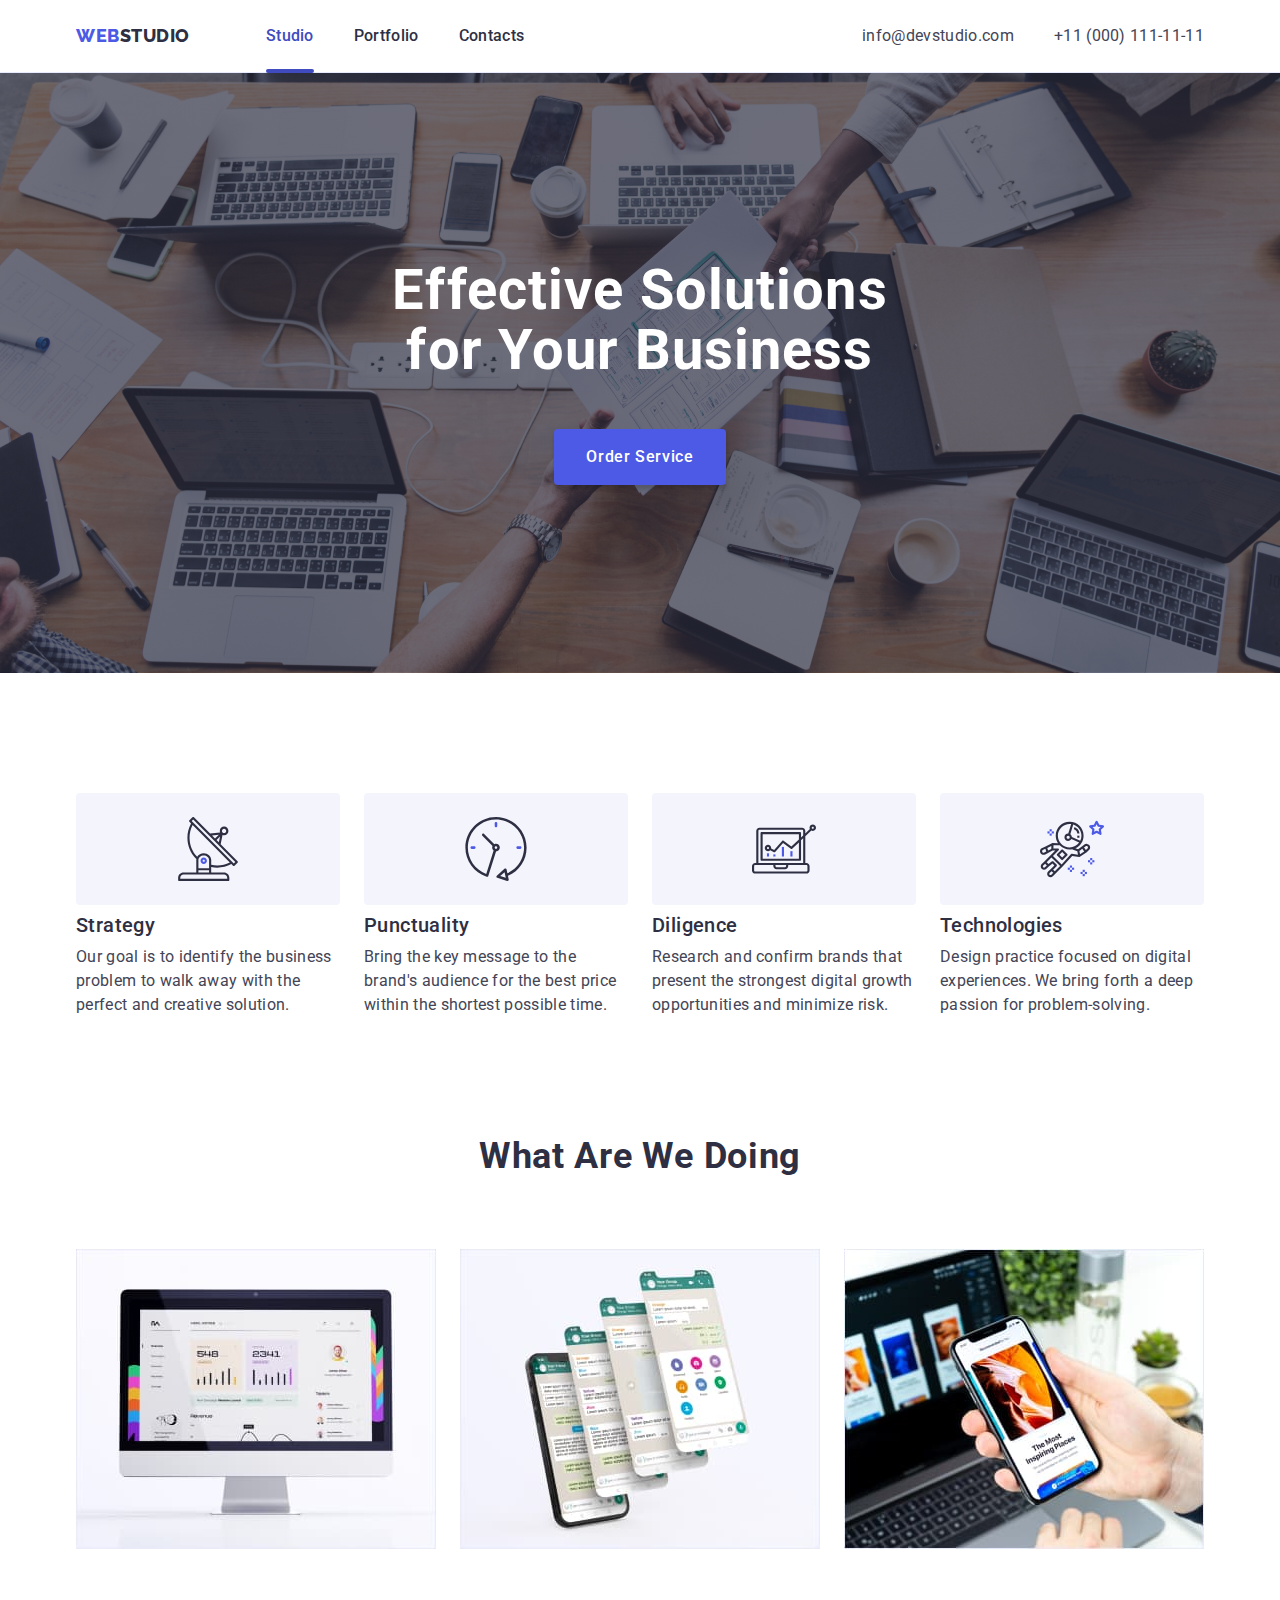
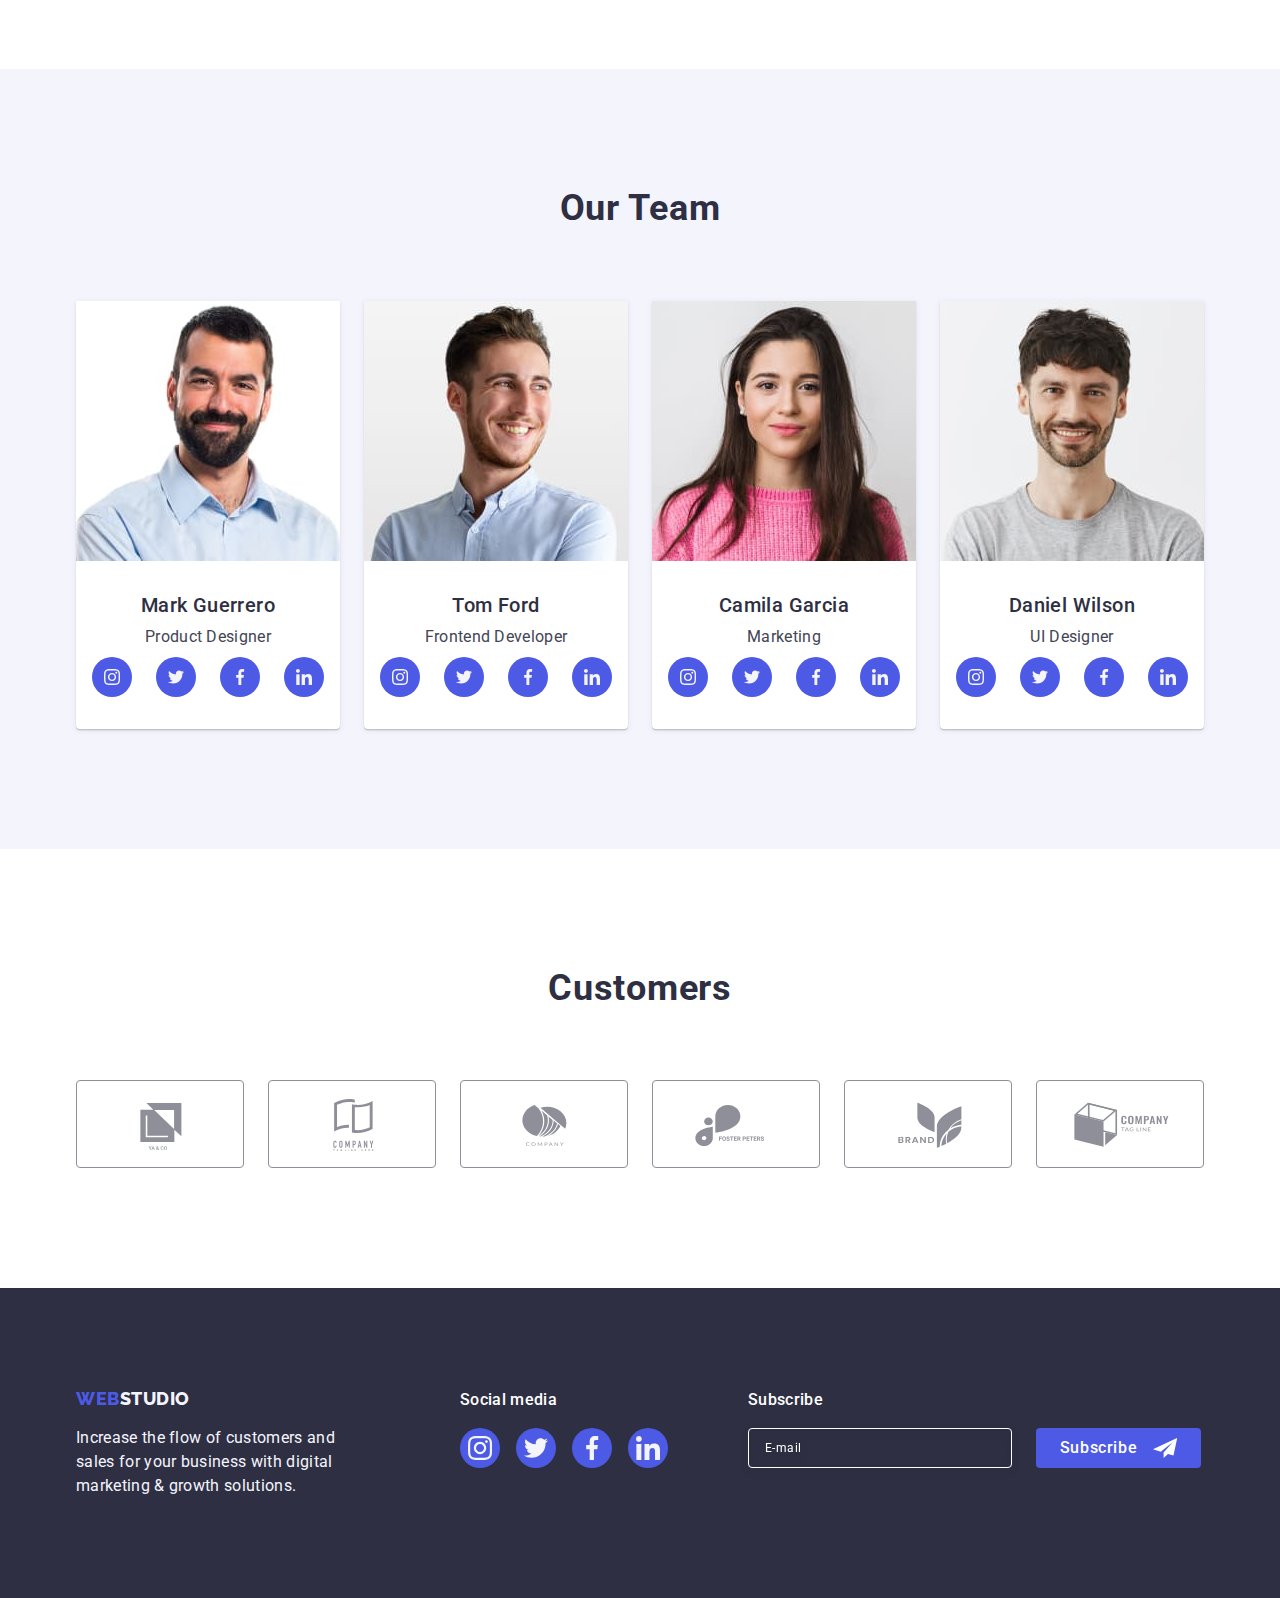
<file: index.html>
<!DOCTYPE html>
<html lang="en">
  <head>
    <meta charset="UTF-8" />
    <meta http-equiv="X-UA-Compatible" content="IE=edge" />
    <meta name="viewport" content="width=device-width, initial-scale=1.0" />
    <title>Document</title>
    <link
      rel="stylesheet"
      href="https://cdnjs.cloudflare.com/ajax/libs/modern-normalize/1.1.0/modern-normalize.min.css"
    />
    <link rel="stylesheet" href="./css/style.css" />
    <link rel="preconnect" href="https://fonts.googleapis.com" />
    <link rel="preconnect" href="https://fonts.gstatic.com" crossorigin />
    <link
      href="https://fonts.googleapis.com/css2?family=Raleway:wght@800&family=Roboto:wght@400;500;700;900&display=swap"
      rel="stylesheet"
    />
  </head>
  <body>
    <header class="page-header">
      <div class="container page-header-container">
        <nav class="menu-nav">
          <a class="logo link" href="./index.html"
            >Web<span class="logo-studio">Studio</span>
          </a>
          <ul class="nav-list list">
            <li class="nav-item">
              <a
                href="./index.html"
                class="nav-link link nav-link-container nav-link-decoration"
                >Studio</a
              >
            </li>
            <li class="nav-item">
              <a href="./portfolio.html" class="nav-link link">Portfolio</a>
            </li>
            <li class="nav-item">
              <a href="" class="nav-link link nav-link-container">Contacts</a>
            </li>
          </ul>
        </nav>
        <address class="top-contacts">
          <ul class="contact-list list">
            <li class="contact-item-post">
              <a href="mailto:info@devstudio.com" class="contact-link link"
                >info@devstudio.com</a
              >
            </li>

            <li class="contact-item-tel">
              <a href="tel:+110001111111" class="contact-link link"
                >+11 (000) 111-11-11</a
              >
            </li>
          </ul>
        </address>
      </div>
    </header>

    <main>
      <section class="main-haeder-block">
        <div class="container main-haeder-container">
          <h1 class="main-header">Effective Solutions for Your Business</h1>
          <button type="button" class="order-btn" data-modal-open>
            Order Service
          </button>
        </div>
      </section>
      <!--  -->
      <section class="page-features">
        <div class="container">
          <h2 class="feature-heading-hidden visually-hidden">features</h2>
          <ul class="features-list list page-features-container">
            <li class="features-item">
              <div class="features-img-container">
                <svg
                  class="features-img"
                  width="64"
                  height="64"
                  aria-label="features logotype"
                >
                  <use href="./images/icons.svg#icon-antenna"></use>
                </svg>
              </div>
              <h3 class="feature-heading">Strategy</h3>
              <p class="feature-description">
                Our goal is to identify the business problem to walk away with
                the perfect and creative solution.
              </p>
            </li>

            <li class="features-item">
              <div class="features-img-container">
                <svg
                  class="features-img"
                  width="64"
                  height="64"
                  aria-label="features logotype"
                >
                  <use href="./images/icons.svg#icon-clock"></use>
                </svg>
              </div>
              <h3 class="feature-heading">Punctuality</h3>
              <p class="feature-description">
                Bring the key message to the brand's audience for the best price
                within the shortest possible time.
              </p>
            </li>

            <li class="features-item">
              <div class="features-img-container">
                <svg
                  class="features-img"
                  width="64"
                  height="64"
                  aria-label="features logotype"
                >
                  <use href="./images/icons.svg#icon-diagram"></use>
                </svg>
              </div>
              <h3 class="feature-heading">Diligence</h3>
              <p class="feature-description">
                Research and confirm brands that present the strongest digital
                growth opportunities and minimize risk.
              </p>
            </li>

            <li class="features-item">
              <div class="features-img-container">
                <svg
                  class="features-img"
                  width="64"
                  height="64"
                  aria-label="features logotype"
                >
                  <use href="./images/icons.svg#icon-astronaut-1"></use>
                </svg>
              </div>
              <h3 class="feature-heading">Technologies</h3>
              <p class="feature-description">
                Design practice focused on digital experiences. We bring forth a
                deep passion for problem-solving.
              </p>
            </li>
          </ul>
        </div>
      </section>

      <section class="what-are-we-doing">
        <div class="container">
          <h2 class="what-are-we-doing-text">What are we doing</h2>
          <ul class="what-are-we-doing-list list what-are-we-doing-container">
            <li class="what-are-we-doing-item">
              <img
                src="./images/what_are_we_doing/Rectangle_2.jpg"
                alt="The picture shows what we will do."
                width="360"
                height="300"
              />
            </li>

            <li class="what-are-we-doing-item">
              <img
                src="./images/what_are_we_doing/Rectangle_1.jpg"
                alt="The picture shows what we will do."
                width="360"
                height="300"
              />
            </li>

            <li class="what-are-we-doing-item">
              <img
                src="./images/what_are_we_doing/Rectangle.jpg"
                alt="The picture shows what we will do."
                width="360"
                height="300"
              />
            </li>
          </ul>
        </div>
      </section>
      <!--  -->
      <section class="our-team">
        <div class="container">
          <h2 class="our-team-heading">Our Team</h2>
          <ul class="our-team-list list our-team-container">
            <li class="our-team-item">
              <img
                src="./images/our_team/img_3.jpg"
                alt="Photo of a team member"
                width="264"
                height="260"
              />
              <div class="our-team-item-container">
                <h3 class="worker-name">Mark Guerrero</h3>
                <p class="employee-position">Product Designer</p>
                <ul class="social-link-container list">
                  <li class="social-link-item">
                    <a href="#" class="social-link"
                      ><svg
                        class="social-link-icon"
                        width="16"
                        height="16"
                        aria-label="instagram-icon"
                      >
                        <use href="./images/icons.svg#icon-instagram"></use>
                      </svg>
                    </a>
                  </li>
                  <li class="social-link-item">
                    <a href="#" class="social-link"
                      ><svg
                        class="social-link-icon"
                        width="16"
                        height="16"
                        aria-label="twiter-icon"
                      >
                        <use href="./images/icons.svg#icon-twitter"></use>
                      </svg>
                    </a>
                  </li>
                  <li class="social-link-item">
                    <a href="#" class="social-link"
                      ><svg
                        class="social-link-icon"
                        width="16"
                        height="16"
                        aria-label="facebook-icon"
                      >
                        <use href="./images/icons.svg#icon-facebook"></use>
                      </svg>
                    </a>
                  </li>
                  <li class="social-link-item">
                    <a href="#" class="social-link"
                      ><svg
                        class="social-link-icon"
                        width="16"
                        height="16"
                        aria-label="linkedin-icon"
                      >
                        <use href="./images/icons.svg#icon-linkedin"></use>
                      </svg>
                    </a>
                  </li>
                </ul>
              </div>
            </li>

            <li class="our-team-item">
              <img
                src="./images/our_team/img_2.jpg"
                alt="Photo of a team member"
                width="264"
                height="260"
              />
              <div class="our-team-item-container">
                <h3 class="worker-name">Tom Ford</h3>
                <p class="employee-position">Frontend Developer</p>
                <ul class="social-link-container list">
                  <li class="social-link-item">
                    <a href="#" class="social-link"
                      ><svg
                        class="social-link-icon"
                        width="16"
                        height="16"
                        aria-label="instagram-icon"
                      >
                        <use href="./images/icons.svg#icon-instagram"></use>
                      </svg>
                    </a>
                  </li>
                  <li class="social-link-item">
                    <a href="#" class="social-link"
                      ><svg
                        class="social-link-icon"
                        width="16"
                        height="16"
                        aria-label="twiter-icon"
                      >
                        <use href="./images/icons.svg#icon-twitter"></use>
                      </svg>
                    </a>
                  </li>
                  <li class="social-link-item">
                    <a href="#" class="social-link"
                      ><svg
                        class="social-link-icon"
                        width="16"
                        height="16"
                        aria-label="facebook-icon"
                      >
                        <use href="./images/icons.svg#icon-facebook"></use>
                      </svg>
                    </a>
                  </li>
                  <li class="social-link-item">
                    <a href="#" class="social-link"
                      ><svg
                        class="social-link-icon"
                        width="16"
                        height="16"
                        aria-label="linkedin-icon"
                      >
                        <use href="./images/icons.svg#icon-linkedin"></use>
                      </svg>
                    </a>
                  </li>
                </ul>
              </div>
            </li>

            <li class="our-team-item">
              <img
                src="./images/our_team/img_1.jpg"
                alt="Photo of a team member"
                width="264"
                height="260"
              />
              <div class="our-team-item-container">
                <h3 class="worker-name">Camila Garcia</h3>
                <p class="employee-position">Marketing</p>
                <ul class="social-link-container list">
                  <li class="social-link-item">
                    <a href="#" class="social-link"
                      ><svg
                        class="social-link-icon"
                        width="16"
                        height="16"
                        aria-label="instagram-icon"
                      >
                        <use href="./images/icons.svg#icon-instagram"></use>
                      </svg>
                    </a>
                  </li>
                  <li class="social-link-item">
                    <a href="#" class="social-link"
                      ><svg
                        class="social-link-icon"
                        width="16"
                        height="16"
                        aria-label="twiter-icon"
                      >
                        <use href="./images/icons.svg#icon-twitter"></use>
                      </svg>
                    </a>
                  </li>
                  <li class="social-link-item">
                    <a href="#" class="social-link"
                      ><svg
                        class="social-link-icon"
                        width="16"
                        height="16"
                        aria-label="facebook-icon"
                      >
                        <use href="./images/icons.svg#icon-facebook"></use>
                      </svg>
                    </a>
                  </li>
                  <li class="social-link-item">
                    <a href="#" class="social-link"
                      ><svg
                        class="social-link-icon"
                        width="16"
                        height="16"
                        aria-label="linkedin-icon"
                      >
                        <use href="./images/icons.svg#icon-linkedin"></use>
                      </svg>
                    </a>
                  </li>
                </ul>
              </div>
            </li>

            <li class="our-team-item">
              <img
                src="./images/our_team/img.jpg"
                alt="Photo of a team member"
                width="264"
                height="260"
              />
              <div class="our-team-item-container">
                <h3 class="worker-name">Daniel Wilson</h3>
                <p class="employee-position">UI Designer</p>
                <ul class="social-link-container list">
                  <li class="social-link-item">
                    <a href="#" class="social-link"
                      ><svg
                        class="social-link-icon"
                        width="16"
                        height="16"
                        aria-label="instagram-icon"
                      >
                        <use href="./images/icons.svg#icon-instagram"></use>
                      </svg>
                    </a>
                  </li>
                  <li class="social-link-item">
                    <a href="#" class="social-link"
                      ><svg
                        class="social-link-icon"
                        width="16"
                        height="16"
                        aria-label="twiter-icon"
                      >
                        <use href="./images/icons.svg#icon-twitter"></use>
                      </svg>
                    </a>
                  </li>
                  <li class="social-link-item">
                    <a href="#" class="social-link"
                      ><svg
                        class="social-link-icon"
                        width="16"
                        height="16"
                        aria-label="facebook-icon"
                      >
                        <use href="./images/icons.svg#icon-facebook"></use>
                      </svg>
                    </a>
                  </li>
                  <li class="social-link-item">
                    <a href="#" class="social-link"
                      ><svg
                        class="social-link-icon"
                        width="16"
                        height="16"
                        aria-label="linkedin-icon"
                      >
                        <use href="./images/icons.svg#icon-linkedin"></use>
                      </svg>
                    </a>
                  </li>
                </ul>
              </div>
            </li>
          </ul>
        </div>
      </section>

      <section class="customers">
        <div class="container">
          <h2 class="customers-title">Customers</h2>
          <ul class="customer-list list">
            <li class="customer-item">
              <a href="#" class="customer-link">
                <svg
                  class="customer-img"
                  width="104"
                  height="56"
                  aria-label="customers image"
                >
                  <use href="./images/icons.svg#icon-logo"></use>
                </svg>
              </a>
            </li>
            <li class="customer-item">
              <a href="#" class="customer-link">
                <svg
                  class="customer-img"
                  width="104"
                  height="56"
                  aria-label="customer image"
                >
                  <use href="./images/icons.svg#icon-logo-1"></use>
                </svg>
              </a>
            </li>
            <li class="customer-item">
              <a href="#" class="customer-link">
                <svg
                  class="customer-img"
                  width="104"
                  height="56"
                  aria-label="customer image"
                >
                  <use href="./images/icons.svg#icon-logo-2"></use>
                </svg>
              </a>
            </li>
            <li class="customer-item">
              <a href="#" class="customer-link">
                <svg
                  class="customer-img"
                  width="104"
                  height="56"
                  aria-label="customer image"
                >
                  <use href="./images/icons.svg#icon-logo-3"></use>
                </svg>
              </a>
            </li>
            <li class="customer-item">
              <a href="#" class="customer-link">
                <svg
                  class="customer-img"
                  width="104"
                  height="56"
                  aria-label="customer image"
                >
                  <use href="./images/icons.svg#icon-logo-4"></use>
                </svg>
              </a>
            </li>
            <li class="customer-item">
              <a href="#" class="customer-link">
                <svg
                  class="customer-img"
                  width="104"
                  height="56"
                  aria-label="customer image"
                >
                  <use href="./images/icons.svg#icon-logo-5"></use>
                </svg>
              </a>
            </li>
          </ul>
        </div>
      </section>
    </main>
    <footer class="footer-main-studio">
      <div class="container footer-main-studio-container">
        <div class="logo-slogan-container">
          <a class="link logo-footer-container" href="./index.html"
            >Web<span class="logo-studio-footer">Studio</span>
          </a>

          <p class="footer-text">
            Increase the flow of customers and sales for your business with
            digital marketing & growth solutions.
          </p>
        </div>
        <div class="footer-social-link-container">
          <p class="footer-social-link-title">Social media</p>
          <ul class="social-link-container social-link-container-size list">
            <li class="social-link-item">
              <a href="#" class="social-link social-link-footer"
                ><svg
                  class="social-link-icon"
                  width="24"
                  height="24"
                  aria-label="instagram-icon"
                >
                  <use href="./images/icons.svg#icon-instagram"></use>
                </svg>
              </a>
            </li>
            <li class="social-link-item">
              <a href="#" class="social-link social-link-footer"
                ><svg
                  class="social-link-icon"
                  width="24"
                  height="24"
                  aria-label="twiter-icon"
                >
                  <use href="./images/icons.svg#icon-twitter"></use>
                </svg>
              </a>
            </li>
            <li class="social-link-item">
              <a href="#" class="social-link social-link-footer"
                ><svg
                  class="social-link-icon"
                  width="24"
                  height="24"
                  aria-label="facebook-icon"
                >
                  <use href="./images/icons.svg#icon-facebook"></use>
                </svg>
              </a>
            </li>
            <li class="social-link-item">
              <a href="#" class="social-link social-link-footer"
                ><svg
                  class="social-link-icon"
                  width="24"
                  height="24"
                  aria-label="linkedin-icon"
                >
                  <use href="./images/icons.svg#icon-linkedin"></use>
                </svg>
              </a>
            </li>
          </ul>
        </div>
        <div class="subscribe-container">
          <p class="subscribe-title">Subscribe</p>
          <form class="subscribe-form">
            <label class="subscribe-form-field">
              <input
                class="subscribe-form-input"
                type="email"
                name="subscribe-user-email"
                required
                pattern="[a-zA-Zа-яА-ЯіІїЇґҐєЄ]+"
                placeholder="E-mail"
              />
            </label>
            <button type="submit" class="subscribe-submite-btn">
              Subscribe
              <svg class="icon-send" width="24" height="24">
                <use href="./images/icons.svg#icon-send"></use>
              </svg>
            </button>
          </form>
        </div>
      </div>
    </footer>

    <!-- ############ -->

    <div class="backdrop is-hidden" data-modal>
      <div class="modal">
        <button type="button" class="modal-close-btn" data-modal-close>
          <svg class="modal-close-icon" width="8" height="8">
            <use href="./images/icons.svg#icon-close"></use>
          </svg>
        </button>
        <p class="modal-form-title">
          Leave your contacts and we will call you back
        </p>

        <form>
          <div class="contact-form-field-wrapper-container">
            <label class="contact-form-field-wrapper" for="user-name">
              Name
            </label>
            <!-- <span class="contact-form-input-wraper"> -->
            <div class="contact-form-input-container">
              <input
                id="user-name"
                class="contact-form-input"
                type="text"
                name="user-name"
                required
                pattern="[a-zA-Zа-яА-ЯіІїЇґҐєЄ]+"
              />
              <svg class="contact-form-input-icon" width="18" height="24">
                <use href="./images/icons.svg#icon-person"></use>
              </svg>
              <!-- </span> -->
            </div>
          </div>

          <div class="contact-form-field-wrapper-container">
            <label class="contact-form-field-wrapper" for="user-phone">
              Phone
            </label>
            <!-- <span class="contact-form-input-wraper"> -->
            <div class="contact-form-input-container">
              <input
                id="user-phone"
                class="contact-form-input"
                type="tel"
                name="user-phone"
                required
                pattern="[0-9]{3}-[0-9]{3}-[0-9]{2}-[0-9]{2}"
                title="xxx-xxx-xx-xx"
              />
              <svg class="contact-form-input-icon" width="18" height="24">
                <use href="./images/icons.svg#icon-phone"></use>
              </svg>
            </div>
          </div>
          <!-- </span> -->

          <div class="contact-form-field-wrapper-container">
            <label class="contact-form-field-wrapper" for="user-email">
              Email
            </label>
            <!-- <span class="contact-form-input-wraper"> -->
            <div class="contact-form-input-container">
              <input
                id="user-email"
                class="contact-form-input"
                type="email"
                name="user-email"
                required
                pattern="[a-zA-Z]+"
              />
              <svg class="contact-form-input-icon" width="18" height="24">
                <use href="./images/icons.svg#icon-email"></use>
              </svg>
            </div>
            <!-- </span> -->
          </div>

          <div class="contact-form-textarea-container">
            <label class="contact-form-field-wrapper" for="user-comment">
              Comment
            </label>
            <textarea
              id="user-comment"
              class="contact-form-message"
              name="user-comment"
              placeholder="Text input"
            ></textarea>
          </div>

          <div class="contact-form-checkbox-container">
            <input
              class="contact-form-checkbox visually-hidden"
              id="user-privacy"
              type="checkbox"
              value="true"
              name="user-privacy"
            />
            <label class="contact-form-checkbox-wraper" for="user-privacy">
              <span class="user-policy-checkbox">
                <svg class="contact-form-own-checkbox" width="10" height="8">
                  <use
                    class="contact-form-checkmark-icon"
                    href="./images/icons.svg#icon-checkbox"
                  ></use>
                </svg>
              </span>
              I accept the terms and conditions of the<a
                class="policy-link"
                href="#"
              >
                Privacy Policy</a
              >
            </label>
          </div>
          <button class="contact-form-submit" type="submit">Send</button>
        </form>
      </div>
    </div>
    <script src="./js/modal.js"></script>
  </body>
</html>
</file>
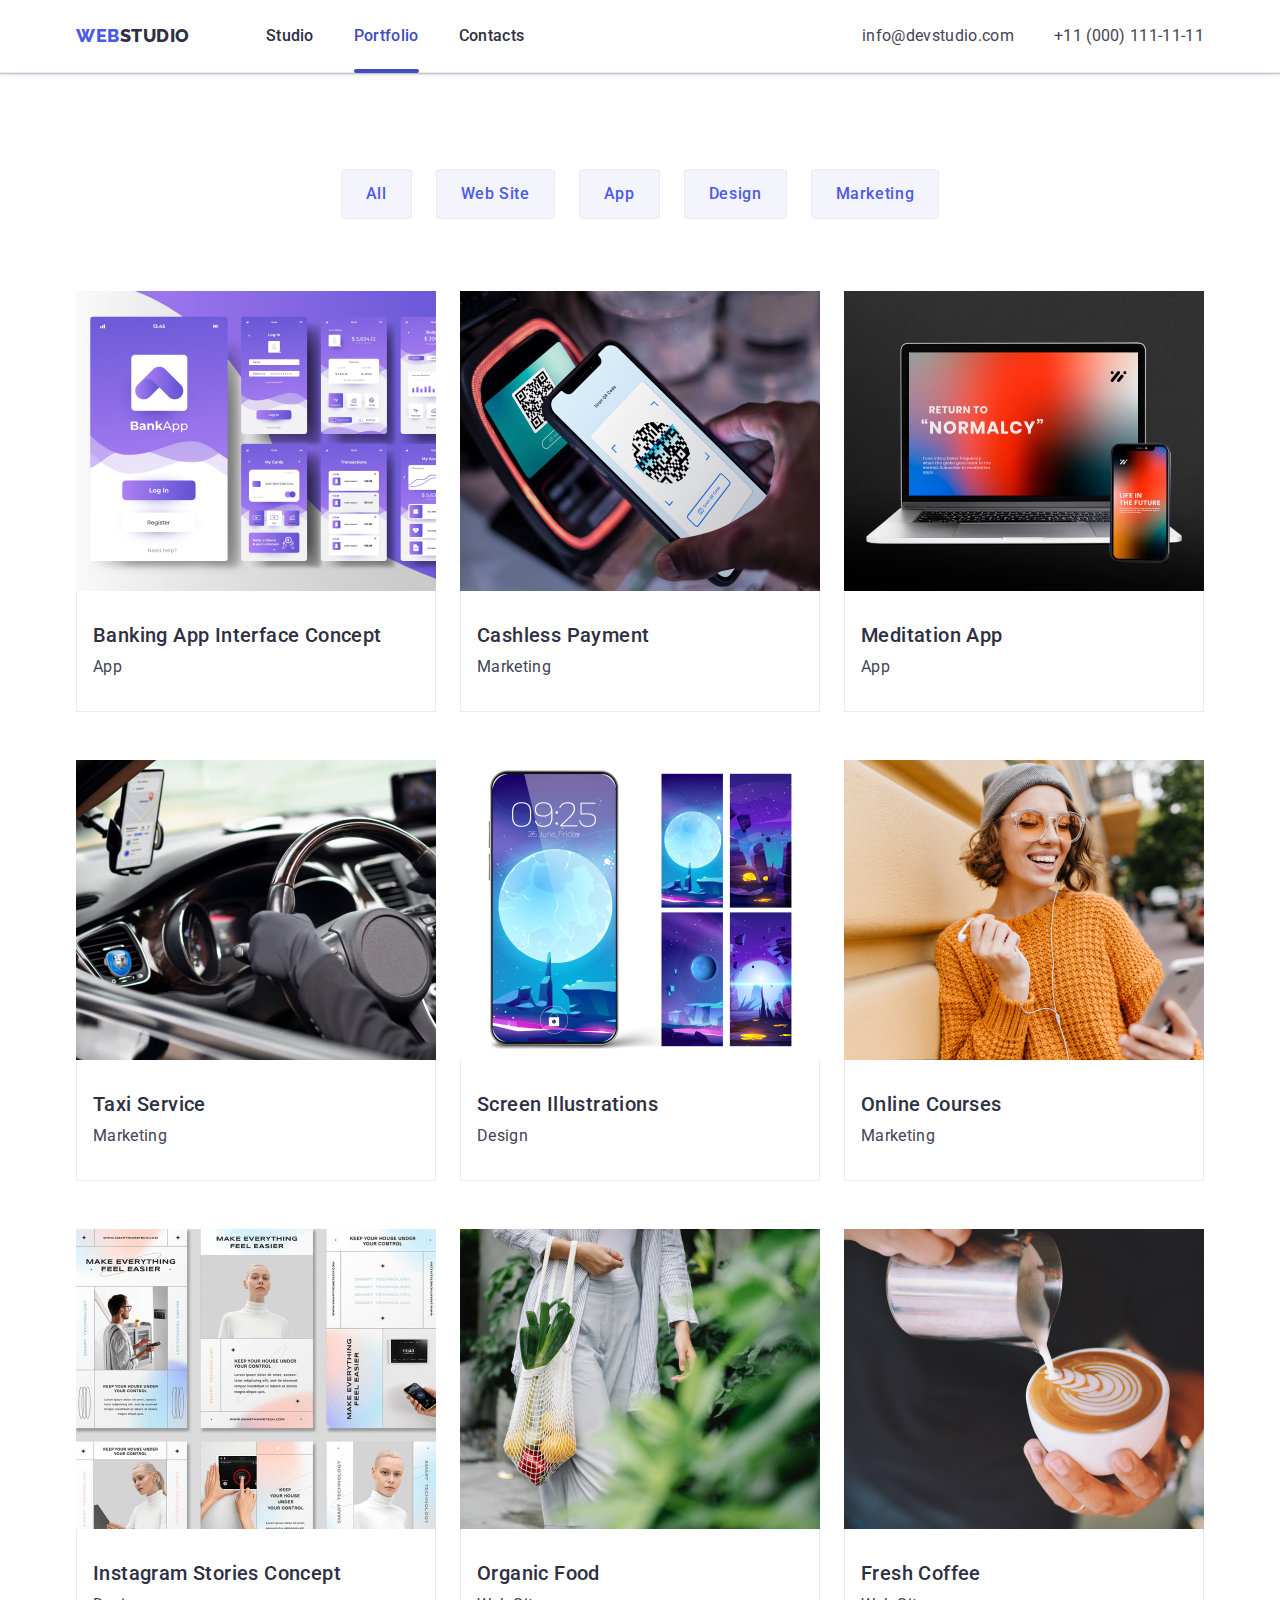
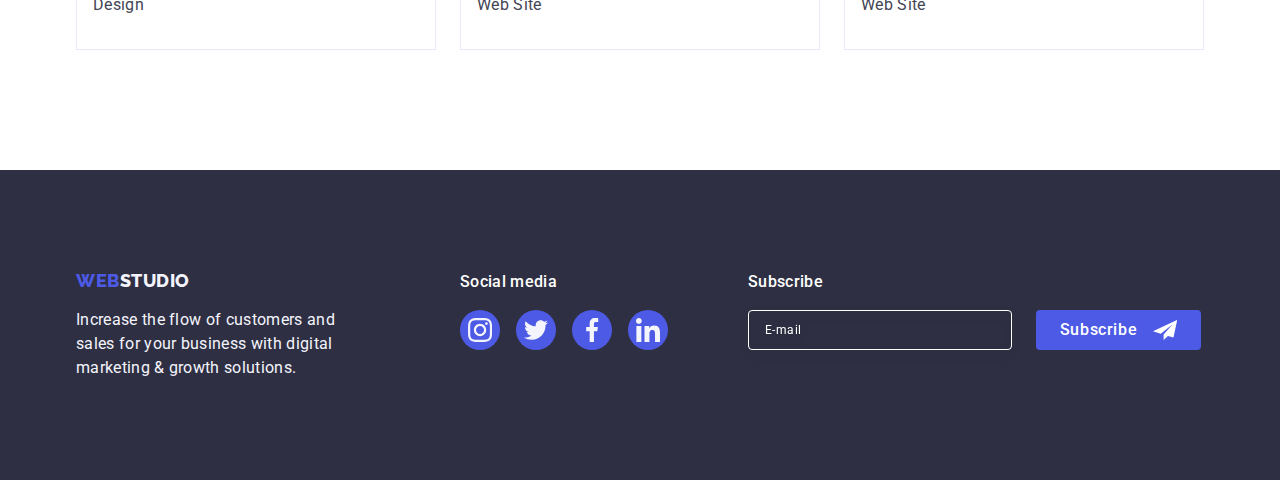
<file: portfolio.html>
<!DOCTYPE html>
<html lang="en">
  <head>
    <meta charset="UTF-8" />
    <meta http-equiv="X-UA-Compatible" content="IE=edge" />
    <meta name="viewport" content="width=device-width, initial-scale=1.0" />
    <title>Document</title>
    <link
      rel="stylesheet"
      href="https://cdnjs.cloudflare.com/ajax/libs/modern-normalize/1.1.0/modern-normalize.min.css"
    />
    <link rel="stylesheet" href="./css/style.css" />
    <link rel="preconnect" href="https://fonts.googleapis.com" />
    <link rel="preconnect" href="https://fonts.gstatic.com" crossorigin />
    <link
      href="https://fonts.googleapis.com/css2?family=Raleway:wght@800&family=Roboto:wght@400;500;700;900&display=swap"
      rel="stylesheet"
    />
  </head>
  <body>
    <header class="page-header">
      <div class="container page-header-container">
        <nav class="menu-nav">
          <a class="logo link" href="./index.html"
            >Web<span class="logo-studio">Studio</span>
          </a>
          <ul class="nav-list list">
            <li class="nav-item">
              <a href="./index.html" class="nav-link link nav-link-container"
                >Studio</a
              >
            </li>
            <li class="nav-item">
              <a
                href="./portfolio.html"
                class="nav-link link nav-link-container nav-link-decoration"
                >Portfolio</a
              >
            </li>
            <li class="nav-item">
              <a href="" class="nav-link link nav-link-container">Contacts</a>
            </li>
          </ul>
        </nav>
        <address class="top-contacts">
          <ul class="contact-list list">
            <li class="contact-item-post">
              <a href="mailto:info@devstudio.com" class="contact-link link"
                >info@devstudio.com</a
              >
            </li>

            <li class="contact-item-tel">
              <a href="tel:+110001111111" class="contact-link link"
                >+11 (000) 111-11-11</a
              >
            </li>
          </ul>
        </address>
      </div>
    </header>

    <main>
      <section class="page-project-card">
        <div class="container">
          <h1 class="main-header-portfolio visually-hidden">Main content</h1>

          <ul class="filter-list list filter-list-container">
            <li class="filter-item">
              <button type="button" class="filter-btn">All</button>
            </li>
            <li class="filter-item">
              <button type="button" class="filter-btn">Web Site</button>
            </li>
            <li class="filter-item">
              <button type="button" class="filter-btn">App</button>
            </li>
            <li class="filter-item">
              <button type="button" class="filter-btn">Design</button>
            </li>
            <li class="filter-item">
              <button type="button" class="filter-btn">Marketing</button>
            </li>
          </ul>

          <ul class="project-card-list list project-card-list-container">
            <li class="first-row-project-card-item">
              <a href="#" class="row-project-text link">
                <div class="img-card-container">
                  <img
                    src="./images/portfolio_photo/img-8.jpg"
                    alt="Photo of the application"
                    width="360"
                    height="300"
                  />
                  <p class="overlay">
                    14 Stylish and User-Friendly App Design Concepts · Task
                    Manager App · Calorie Tracker App · Exotic Fruit Ecommerce
                    App · Cloud Storage App
                  </p>
                </div>

                <div class="card-item-container">
                  <h2 class="project-card-name">
                    Banking App Interface Concept
                  </h2>
                  <p class="project-card-type">App</p>
                </div>
              </a>
            </li>

            <li class="first-row-project-card-item">
              <a href="#" class="row-project-text link">
                <div class="img-card-container">
                  <img
                    src="./images/portfolio_photo/img-7.jpg"
                    alt="Photo of the application"
                    width="360"
                    height="300"
                  />
                  <p class="overlay">
                    14 Stylish and User-Friendly App Design Concepts · Task
                    Manager App · Calorie Tracker App · Exotic Fruit Ecommerce
                    App · Cloud Storage App
                  </p>
                </div>
                <div class="card-item-container">
                  <h2 class="project-card-name">Cashless Payment</h2>
                  <p class="project-card-type">Marketing</p>
                </div>
              </a>
            </li>

            <li class="first-row-project-card-item">
              <a href="#" class="row-project-text link">
                <div class="img-card-container">
                  <img
                    src="./images/portfolio_photo/img-6.jpg"
                    alt="Photo of the application"
                    width="360"
                    height="300"
                  />
                  <p class="overlay">
                    14 Stylish and User-Friendly App Design Concepts · Task
                    Manager App · Calorie Tracker App · Exotic Fruit Ecommerce
                    App · Cloud Storage App
                  </p>
                </div>
                <div class="card-item-container">
                  <h2 class="project-card-name">Meditation App</h2>
                  <p class="project-card-type">App</p>
                </div>
              </a>
            </li>

            <li class="first-row-project-card-item">
              <a href="#" class="row-project-text link">
                <div class="img-card-container">
                  <img
                    src="./images/portfolio_photo/img-5.jpg"
                    alt="Photo of the application"
                    width="360"
                    height="300"
                  />
                  <p class="overlay">
                    14 Stylish and User-Friendly App Design Concepts · Task
                    Manager App · Calorie Tracker App · Exotic Fruit Ecommerce
                    App · Cloud Storage App
                  </p>
                </div>
                <div class="card-item-container">
                  <h2 class="project-card-name">Taxi Service</h2>
                  <p class="project-card-type">Marketing</p>
                </div>
              </a>
            </li>

            <li class="first-row-project-card-item">
              <a href="#" class="row-project-text link">
                <div class="img-card-container">
                  <img
                    src="./images/portfolio_photo/img-4.jpg"
                    alt="Design photo"
                    width="360"
                    height="300"
                  />
                  <p class="overlay">
                    14 Stylish and User-Friendly App Design Concepts · Task
                    Manager App · Calorie Tracker App · Exotic Fruit Ecommerce
                    App · Cloud Storage App
                  </p>
                </div>
                <div class="card-item-container">
                  <h2 class="project-card-name">Screen Illustrations</h2>
                  <p class="project-card-type">Design</p>
                </div>
              </a>
            </li>

            <li class="first-row-project-card-item">
              <a href="#" class="row-project-text link">
                <div class="img-card-container">
                  <img
                    src="./images/portfolio_photo/img-3.jpg"
                    alt="Photos of the courses"
                    width="360"
                    height="300"
                  />
                  <p class="overlay">
                    14 Stylish and User-Friendly App Design Concepts · Task
                    Manager App · Calorie Tracker App · Exotic Fruit Ecommerce
                    App · Cloud Storage App
                  </p>
                </div>
                <div class="card-item-container">
                  <h2 class="project-card-name">Online Courses</h2>
                  <p class="project-card-type">Marketing</p>
                </div>
              </a>
            </li>

            <li class="first-row-project-card-item">
              <a href="#" class="row-project-text link">
                <div class="img-card-container">
                  <img
                    src="./images/portfolio_photo/img-2.jpg"
                    alt="Photo of the application"
                    width="360"
                    height="300"
                  />
                  <p class="overlay">
                    14 Stylish and User-Friendly App Design Concepts · Task
                    Manager App · Calorie Tracker App · Exotic Fruit Ecommerce
                    App · Cloud Storage App
                  </p>
                </div>
                <div class="card-item-container">
                  <h2 class="project-card-name">Instagram Stories Concept</h2>
                  <p class="project-card-type">Design</p>
                </div>
              </a>
            </li>

            <li class="first-row-project-card-item">
              <a href="#" class="row-project-text link">
                <div class="img-card-container">
                  <img
                    src="./images/portfolio_photo/img-1.jpg"
                    alt="Design photo"
                    width="360"
                    height="300"
                  />
                  <p class="overlay">
                    14 Stylish and User-Friendly App Design Concepts · Task
                    Manager App · Calorie Tracker App · Exotic Fruit Ecommerce
                    App · Cloud Storage App
                  </p>
                </div>
                <div class="card-item-container">
                  <h2 class="project-card-name">Organic Food</h2>
                  <p class="project-card-type">Web Site</p>
                </div>
              </a>
            </li>

            <li class="first-row-project-card-item">
              <a href="#" class="row-project-text link">
                <div class="img-card-container">
                  <img
                    src="./images/portfolio_photo/img.jpg"
                    alt="Photos of the courses"
                    width="360"
                    height="300"
                  />
                  <p class="overlay">
                    14 Stylish and User-Friendly App Design Concepts · Task
                    Manager App · Calorie Tracker App · Exotic Fruit Ecommerce
                    App · Cloud Storage App
                  </p>
                </div>
                <div class="card-item-container">
                  <h2 class="project-card-name">Fresh Coffee</h2>
                  <p class="project-card-type">Web Site</p>
                </div>
              </a>
            </li>
          </ul>
        </div>
      </section>
    </main>

    <footer class="footer-main-studio">
      <div class="container footer-main-studio-container">
        <div class="logo-slogan-container">
          <a class="link logo-footer-container" href="./index.html"
            >Web<span class="logo-studio-footer">Studio</span>
          </a>

          <p class="footer-text">
            Increase the flow of customers and sales for your business with
            digital marketing & growth solutions.
          </p>
        </div>
        <div class="footer-social-link-container">
          <p class="footer-social-link-title">Social media</p>
          <ul class="social-link-container social-link-container-size list">
            <li class="social-link-item">
              <a href="#" class="social-link social-link-footer"
                ><svg
                  class="social-link-icon"
                  width="24"
                  height="24"
                  aria-label="instagram-icon"
                >
                  <use href="./images/icons.svg#icon-instagram"></use>
                </svg>
              </a>
            </li>
            <li class="social-link-item">
              <a href="#" class="social-link social-link-footer"
                ><svg
                  class="social-link-icon"
                  width="24"
                  height="24"
                  aria-label="twiter-icon"
                >
                  <use href="./images/icons.svg#icon-twitter"></use>
                </svg>
              </a>
            </li>
            <li class="social-link-item">
              <a href="#" class="social-link social-link-footer"
                ><svg
                  class="social-link-icon"
                  width="24"
                  height="24"
                  aria-label="facebook-icon"
                >
                  <use href="./images/icons.svg#icon-facebook"></use>
                </svg>
              </a>
            </li>
            <li class="social-link-item">
              <a href="#" class="social-link social-link-footer"
                ><svg
                  class="social-link-icon"
                  width="24"
                  height="24"
                  aria-label="linkedin-icon"
                >
                  <use href="./images/icons.svg#icon-linkedin"></use>
                </svg>
              </a>
            </li>
          </ul>
        </div>
        <div class="subscribe-container">
          <p class="subscribe-title">Subscribe</p>
          <form class="subscribe-form">
            <label class="subscribe-form-field">
              <input
                class="subscribe-form-input"
                type="email"
                name="subscribe-user-email"
                required
                pattern="[a-zA-Zа-яА-ЯіІїЇґҐєЄ]+"
                placeholder="E-mail"
              />
            </label>
            <button type="submit" class="subscribe-submite-btn">
              Subscribe
              <svg class="icon-send" width="24" height="24">
                <use href="./images/icons.svg#icon-send"></use>
              </svg>
            </button>
          </form>
        </div>
      </div>
    </footer>
  </body>
</html>
</file>
<file: css/style.css>
/* ==========================  COMPONENTS  ========================== */

:root {
  --accent-color: #ffffff;
  --color-contact: #434455;
  --bckg-color-main: #2e2f42;
  --bckg-color-btn-portfolio: #f4f4fd;
  --bckg-customers-link:#8e8f99;
  --hover-animation:250ms cubic-bezier(0.4, 0, 0.2, 1);
  --checkbox-color:#404bbf;
  --privacy-policy:#4d5ae5;
}

body {
  font-family: "Roboto", sans-serif;
  color: #434455;
  background-color: var(--accent-color);
}

.list {
  list-style: none;
}

.link {
  text-decoration: none;
}

button {
  cursor: pointer;
}

h1,
h2,
h3,
h4,
p {
  margin-top: 0;
  margin-bottom: 0;
}

ul,
ol {
  margin-top: 0;
  margin-bottom: 0;
  padding-left: 0;
}

img {
  display: block;
}

.container {
  width: 1158px;
  margin-left: auto;
  margin-right: auto;
  padding-left: 15px;
  padding-right: 15px;
}

.visually-hidden {
  position: absolute;
  white-space: nowrap;
  width: 1px;
  height: 1px;
  overflow: hidden;
  border: 0;
  padding: 0;
  clip: rect(0 0 0 0);
  clip-path: inset(50%);
  margin: -1px;
}

/* ==========================  /COMPONENTS  ========================== */

/* ==========================  HEADER  ========================== */
.page-header {
  border-bottom: 1px solid #e7e9fc;
  box-shadow: 0px 2px 1px rgba(46, 47, 66, 0.08),
    0px 1px 1px rgba(46, 47, 66, 0.16), 0px 1px 6px rgba(46, 47, 66, 0.08);
}

.page-header-container {
  display: flex;
  align-items: center;
}

.menu-nav {
  display: flex;
  align-items: center;
}

.logo {
  font-family: "Raleway", sans-serif;
  font-weight: 800;
  font-size: 18px;
  line-height: 1.17;

  letter-spacing: 0.03em;
  text-transform: uppercase;
  color: #4d5ae5;
  margin-right: 76px;
}

.logo-studio {
  font-family: "Raleway", sans-serif;
  font-weight: 800;
  font-size: 18px;
  line-height: 1.16;

  letter-spacing: 0.03em;
  text-transform: uppercase;
  color: #2e2f42;
}

.nav-list {
  display: flex;
  align-items: center;
  gap: 40px;
}

/* .nav-item-container{
  margin-right: 0;
} */

.nav-link {
  position: relative;
  font-weight: 500;
  font-size: 16px;
  line-height: 1.5;
  display: block;
  letter-spacing: 0.02em;
  padding: 24px 0;
  color: #2e2f42;
  transition:color 250ms cubic-bezier(0.4, 0, 0.2, 1);
}

.nav-link-decoration{
 color: #404BBF;
}

.nav-link-decoration::after{
  content:"";
  
  position: absolute;
  left: 0;
  bottom: -1px;
  display: block;
  width: 100%;
  height: 4px;
  background-color: #404BBF;
  border-radius: 2px;
  
}

.nav-link-container {
  padding: 24px 0;
  
}

.nav-link:hover,
.nav-link:focus {
  color: #404bbf;
}

.top-contacts {
  font-style: normal;
  margin-left: auto;
}

.contact-link {
  color: var(--color-contact);
  transition: color 250ms cubic-bezier(0.4, 0, 0.2, 1);
}

.contact-link:hover,
.contact-link:focus {
  color: #404bbf;
}

.contact-list {
  font-weight: 400;
  font-size: 16px;
  line-height: 1.5;
  letter-spacing: 0.02em;
  color: #434455;
  display: flex;
  align-items: center;
}

.contact-item-post {
  margin-right: 40px;
}

/* ==========================  /HEADER  ========================== */

/* ==========================  MAIN  ========================== */

/* ==========================  MAIN HEADER  ========================== */

.main-haeder-block {
  background-color: var(--bckg-color-main);
  font-weight: 700;
  font-size: 56px;
  line-height: 1.07;
  text-align: center;
  letter-spacing: 0.02em;
  color: #ffffff;
  padding: 188px 0;
  background-image: linear-gradient(rgba(46, 47, 66, 0.7), rgba(46, 47, 66, 0.7)), url(../images/background-page-header/people-office.jpg);
  max-width: 1440px;
  background-repeat: no-repeat;
  background-position: center;
  background-size: cover;
  margin: 0 auto;
}

.main-haeder-container {
}

.main-header {
  font-weight: 700;
  font-size: 56px;
  line-height: 1.07;
  text-align: center;
  letter-spacing: 0.02em;
  color: #ffffff;
  max-width: 496px;
  margin: 0 auto;
}

.order-btn {
  font-family: "Roboto", sans-serif;
  font-weight: 500;
  font-size: 16px;
  line-height: 1.5;
  display: block;
  margin-top: 48px;
  letter-spacing: 0.04em;
  color: #ffffff;
  background: #4d5ae5;
  box-shadow: 0px 4px 4px rgba(0, 0, 0, 0.15);
  border-radius: 4px;
  padding: 16px 32px 16px 32px;
  min-width: 169px;
  height: 56px;
  border: none;
  margin-left: auto;
  margin-right: auto;
  transition: background-color 250ms cubic-bezier(0.4, 0, 0.2, 1);
}

.order-btn:hover,
.order-btn:focus {
  background-color: #404bbf;
}

/* ==========================  /MAIN HEADER  ========================== */

/* ==========================  FEATURES  ========================== */
.page-features {
  padding: 120px 0;
}
.page-features-container {
  display: flex;
  align-items: center;
  gap: 24px;
}

.features-item {
  width: calc((100% - 72px) / 4);
}

.features-img-container {
  display: flex;
  align-items: center;
  justify-content: center;
  background: #f4f4fd;
  border-radius: 4px;
  margin-bottom: 8px;
  height: 112px;
  
}

.features-img {
  margin-left: auto;
  margin-right: auto;
  margin-top: 24px;
  margin-bottom: 24px;
}

.feature-heading {
  font-weight: 500;
  font-size: 20px;
  line-height: 1.2;
  letter-spacing: 0.02em;
  color: #2e2f42;
  margin-bottom: 8px;
}

.feature-description {
  font-weight: 400;
  font-size: 16px;
  line-height: 1.5;
  letter-spacing: 0.02em;
  color: #434455;
}

/* ==========================  /FEATURES  ========================== */

/* ==========================  WHAT ARE YOU WE DOING  ========================== */

.what-are-we-doing {
  padding-bottom: 120px;
}

.what-are-we-doing-text {
  font-weight: 700;
  font-size: 36px;
  line-height: 1.11;
  text-align: center;
  letter-spacing: 0.02em;
  text-transform: capitalize;
  color: #2e2f42;
  margin-bottom: 72px;
}

.what-are-we-doing-container {
  display: flex;
  align-items: center;
  gap: 24px;
}
/* ==========================  /WHAT ARE YOU WE DOING  ========================== */

/* ==========================  OUR TEAM  ========================== */

.our-team {
  background-color: #f4f4fd;
  padding: 120px 0;
}

.our-team-flex-container {
  padding-top: 32px;
  padding-bottom: 32px;
}

.our-team-container {
  display: flex;
  align-items: center;
  gap: 24px;
  flex-basis: calc((100% - 72) / 4);
}

.our-team-heading {
  font-weight: 700;
  font-size: 36px;
  line-height: 1.11;
  text-align: center;
  letter-spacing: 0.02em;
  text-transform: capitalize;
  color: var(--bckg-color-main);
  margin-bottom: 72px;
}

.our-team-item-container {
  padding: 32px 0px;
  
}

.our-team-item {
  background: #FFFFFF;
    box-shadow: 0px 1px 6px rgba(46, 47, 66, 0.08), 0px 1px 1px rgba(46, 47, 66, 0.16), 0px 2px 1px rgba(46, 47, 66, 0.08);
    border-radius: 0px 0px 4px 4px;
}

.worker-name {
  font-weight: 500;
  font-size: 20px;
  line-height: 1.2;
  text-align: center;
  letter-spacing: 0.02em;
  color: #2e2f42;
  margin-bottom: 8px;
}

.employee-position {
  font-weight: 400;
  font-size: 16px;
  line-height: 1.5;
  text-align: center;
  letter-spacing: 0.02em;
  color: #434455;
}

.social-link-container {
  display: flex;
  justify-content: center;
  gap: 24px;
  margin-top: 8px;
}

.social-link {
  display: flex;
  justify-content: center;
  align-items: center;
  width: 40px;
  height: 40px;
  background-color: #4d5ae5;
  border-radius: 50%;
  transition: background-color 250ms cubic-bezier(0.4, 0, 0.2, 1);
}

.social-link:hover,
.social-link:focus {
  background-color: #404bbf;
}

.social-link-icon {
  fill: #f4f4fd;
}
/* ==========================  /OUR TEAM  ========================== */

/* ==========================  CUSTOMERS  ========================== */

.customers{
padding:120px 0;
}

.customer-item{
width: calc((100% - 120px) / 6);
height:88px;
}
.customers-title {
  font-weight: 700;
  font-size: 36px;
  line-height: 1.1;
  text-align: center;
  letter-spacing: 0.02em;
  text-transform: capitalize;
  color: #2e2f42;
  margin-bottom: 72px;
}

.customer-list {
  display: flex;
  justify-content: center;
  align-items: center;
  gap: 24px;
}

.customer-link {
  border: 1px solid #8e8f99;
  border-radius: 4px;
  width: 100%;
  height: 100%;
  display: flex;
  align-items: center;
  justify-content: center;
  color: var(--bckg-customers-link);
  transition: border-color 250ms cubic-bezier(0.4, 0, 0.2, 1), color 250ms cubic-bezier(0.4, 0, 0.2, 1);
}

.customer-link:hover,
.customer-link:focus{
  border-color:#404bbf;
  color: #404bbf;
}

.customer-img {
  fill:currentColor;
}
/* ==========================  /CUSTOMERS  ========================== */

/* ==========================  /MAIN  ========================== */

/* ==========================  FOOTER  ========================== */

.footer-main-studio {
  background-color: var(--bckg-color-main);
  padding: 100px 0;
}

.footer-main-studio-container{
  display: flex;
  align-items: baseline;
}
.logo-slogan-container{
  margin-right: 120px;
}
.footer-text {
  font-weight: 400;
  font-size: 16px;
  line-height: 1.5;
  letter-spacing: 0.02em;
  color: #f4f4fd;
  width: 264px;
}

.logo-footer-container {
  display: inline-block;
  font-family: "Raleway", sans-serif;
  font-weight: 800;
  font-size: 18px;
  line-height: 1.17;
  letter-spacing: 0.03em;
  text-transform: uppercase;
  color: #4d5ae5;
  margin-bottom: 16px;
}

.logo-studio-footer {
  font-family: "Raleway", sans-serif;
  font-weight: 800;
  font-size: 18px;
  line-height: 1.16;
  letter-spacing: 0.03em;
  text-transform: uppercase;
  color: #f4f4fd;
}

.footer-social-link-title{
    font-weight: 500;
    font-size: 16px;
    line-height: 1.5;
    letter-spacing: 0.02em;
    color: #FFFFFF;
    margin-bottom: 16px;
}

.footer-social-link-container{
  
}

.social-link-container-size{

gap: 16px;
}

.social-link-footer:hover,
.social-link-footer:focus{
  background-color: #31d0aa;

}

.subscribe-container{
  margin-left: 80px;
}
.subscribe-title{
display: block;
margin-bottom: 16px;
font-weight: 500;
font-size: 16px;
line-height: 1.5;
letter-spacing: 0.02em;
color: #FFFFFF;
}

.subscribe-form{
   display: flex;
  align-items: center;
  justify-content: center;
}

.subscribe-form-field{
  margin-right: 24px;
}

.subscribe-form-input{
  width: 264px;
  height: 40px;
  font-size: 12px;
  padding-left: 16px;
  line-height: 1.5; 
  letter-spacing: 0.04em;
  color: #ffffff;
  border: 1px solid #FFFFFF;
  filter: drop-shadow(0px 4px 4px rgba(0, 0, 0, 0.15));
  border-radius: 4px;
  background-color: transparent;
}

.subscribe-form-input::placeholder{
font-weight: 400;
font-size: 12px;
line-height: 2;
display: flex;
align-items: center;
letter-spacing: 0.04em;
color: #FFFFFF;

}

.subscribe-submite-btn{
 display: flex;
 justify-content: center;
 align-items: center;
  min-width: 165px;
  height: 40px;
 background-color:#4D5AE5 ;
 border-radius: 4px;
 border: none;
 font-weight: 500;
 line-height: 1.5;
 letter-spacing: 0.04em;
 color: #ffffff;
 transition: background-color var(--hover-animation);
}

.subscribe-submite-btn:focus,
.subscribe-submite-btn:hover{
  background-color: #404BBF;
}

.submit-btn-container{
 
}
.submit-btn-title{
font-weight: 500;
font-size: 16px;
line-height: 1.5;
letter-spacing: 0.04em;
color: #FFFFFF;
margin-left: 24px;
margin-top: 8px;
margin-bottom: 8px;
}

.icon-send{
 margin-left: 16px;
 fill: #FFFFFF;
}
/* ==========================  /FOOTER  ========================== */

/* ################################# Portfolio ########################################### */

/* ==========================  PROJECT CARD  ========================== */

/* ==========================  FILTER LIST  ========================== */

.filter-list {
  margin-bottom: 72px;
}

.filter-item{
   
}

.filter-list-container {
  display: flex;
  align-items: center;
  gap: 24px;
  justify-content: center;
}
/*  */
.filter-btn {
  background-color: var(--bckg-color-btn-portfolio);
  font-family: "Roboto", sans-serif;
  font-weight: 500;
  font-size: 16px;
  line-height: 1.5;
  border: 1px solid #e7e9fc;
  border-radius: 4px;
  text-align: center;
  letter-spacing: 0.04em;
  color: #4d5ae5;
  padding: 12px 24px 12px 24px;
  transition: color 250ms cubic-bezier(0.4, 0, 0.2, 1),
      background-color 250ms cubic-bezier(0.4, 0, 0.2, 1),
      border-color 250ms cubic-bezier(0.4, 0, 0.2, 1),
      box-shadow 250ms cubic-bezier(0.4, 0, 0.2, 1);
}

.filter-btn:hover,
.filter-btn:focus {
  background-color: #404bbf;
  color: #ffffff;
  border: 1px solid transparent;
  box-shadow: 0px 3px 1px rgba(0, 0, 0, 0.1), 0px 2px 1px rgba(0, 0, 0, 0.08), 0px 2px 2px rgba(0, 0, 0, 0.12);
    border-radius: 4px;
}

/* ==========================  /FILTER LIST  ========================== */

/* ==========================  PROJECT CARD LIST  ========================== */
.page-project-card {
  padding: 96px 0 120px;
}


.row-project-text{
  display: block;
  transition: box-shadow 250ms cubic-bezier(0.4, 0, 0.2, 1);
}
.row-project-text:hover,
.row-project-text:focus{
  box-shadow: 0px 1px 6px rgba(46, 47, 66, 0.08), 0px 1px 1px rgba(46, 47, 66, 0.16), 0px 2px 1px rgba(46, 47, 66, 0.08);

}

.img-card-container{
position: relative;
overflow: hidden;
}

.overlay{
position: absolute;
top: 0;
left: 0;
overflow: auto;
font-weight: 400;
font-size: 16px;
line-height: 1.5;
letter-spacing: 0.02em;
color: #F4F4FD;
width: 100%;
height: 100%;
background: #4D5AE5;
padding: 40px 32px;
transform: translateY(100%);
transition:transform 250ms cubic-bezier(0.4, 0, 0.2, 1);
}

.row-project-text:hover .overlay,
.row-project-text:focus .overlay{
transform: translateY(0%);
}

.project-card-name {
  font-weight: 500;
  font-size: 20px;
  line-height: 1.2;
  letter-spacing: 0.02em;
  color: var(--bckg-color-main);
  margin-bottom: 8px;
}

.project-card-type {
  font-weight: 400;
  font-size: 16px;
  line-height: 1.5;
  letter-spacing: 0.02em;
  color: #434455;
}

.project-card-list-container {
  display: flex;
  align-items: center;
  flex-wrap: wrap;
  column-gap: 24px;
  row-gap: 48px;
  flex-basis: calc((100% - 48) / 3);
}

.card-item-container {
  padding: 32px 16px;
  border: 1px solid #e7e9fc;
  border-top: none;
}
/* ==========================  PROJECT CARD LIST  ========================== */

/* ==========================  /PROJECT CARD  ========================== */



/* ==========================  BACKDROP  ========================== */

.backdrop{
  position: fixed;
  top: 0;
  left: 0;
  width: 100%;
  height: 100%;
  background: rgba(46, 47, 66, 0.4);
  transition: opacity 250ms cubic-bezier(0.4, 0, 0.2, 1), visibility 250ms cubic-bezier(0.4, 0, 0.2, 1);
}

.modal{
  width: 408px;
  min-height: 576px;
  position: absolute;
  top: 50%;
  left: 50%;
  transform: translate(-50%, -50%);

  background-color: #FCFCFC;
  box-shadow: 0px 1px 1px rgba(0, 0, 0, 0.14), 0px 1px 3px rgba(0, 0, 0, 0.12), 0px 2px 1px rgba(0, 0, 0, 0.2);
  border-radius: 4px;
  transition: transform 250ms cubic-bezier(0.4, 0, 0.2, 1);
  padding: 72px 24px 24px 24px;
}

.modal-close-btn{
  position: absolute;
  top:24px;
  right:24px;
  display: flex;
  align-items: center;
  justify-content: center;
  width: 24px;
  height: 24px;
  padding-left: 0;
  padding-right: 0;
  background: #E7E9FC;
  border: 1px solid rgba(0, 0, 0, 0.1);
  border-radius: 50%;
  padding: 0;
  transition: background-color 250ms cubic-bezier(0.4, 0, 0.2, 1), border 250ms cubic-bezier(0.4, 0, 0.2, 1);
}

.modal-close-btn:hover,
.modal-close-btn:focus{
  background-color: #404bbf;
  border: none;
  
}

.modal-close-icon{
  fill: #2E2F42;
  transition: fill 250ms cubic-bezier(0.4, 0, 0.2, 1);
}

.modal-close-btn:hover .modal-close-icon,
.modal-close-btn:focus .modal-close-icon{
  fill: #ffffff;
}

 .is-hidden{
  opacity: 0;
  visibility: hidden;
  pointer-events: none;
} 


/* ==========================  CONTACT FORM  ========================== */

.contact-form-field-wrapper-container{
  margin-bottom: 8px;
  display: block;
}

.contact-form-textarea-container{
  margin-bottom: 16px
}

.contact-form-checkbox-container{
  margin-bottom: 24px;
}

.contact-form-input-container{
  margin-bottom: 8px;
}

.modal-form-title{
  font-weight: 500;
  font-size: 16px;
  line-height: 1.5;
  text-align: center;
  letter-spacing: 0.02em;
  color: #2E2F42;
  margin-bottom: 16px;
}

.contact-form-field-wrapper{
  display: block;
margin-bottom: 4px;
font-size: 12px;
line-height: 1.17;
letter-spacing: 0.04em;
color:var(--bckg-customers-link)
}


.user-title{
    font-weight: 400;
    font-size: 12px;
    line-height: 1.16;
    letter-spacing: 0.04em;
    color: #8E8F99;
}

.contact-form-input-wraper{
  position: relative;
  display: block;
}

.contact-form-input-container{
  position: relative;
}

.contact-form-field-wrapper,
.contact-form-checkbox-wraper{
  display: block;
  
}

.contact-form-input{
  width: 100%;
  height: 40px;
  padding-left: 38px;
  border: 1px solid rgba(46, 47, 66, 0.4);
    border-radius: 4px;
    background-color: transparent;
    padding-left: 38px;
    outline: transparent;
  transition: border-color 250ms cubic-bezier(0.4, 0, 0.2, 1);
}

.contact-form-input:focus{
  outline: none;
  border: 1px solid #4D5AE5;
  
}

.contact-form-input:focus + .contact-form-input-icon{
  fill:#4D5AE5;
}

.contact-form-input-icon{
  position: absolute;
  top: 50%;
  left: 16px;
  display: block;
  transform: translateY(-50%);
  fill: #2E2F42;
  transition: fill var(--hover-animation);
}



.contact-form-message{
  width: 100%;
  height: 120px;
  font-size: 12px;
  line-height: 1.17;
  letter-spacing: 0.04em;
  color: rgba(46, 47, 66, 0.4);
  resize: none;
  display: block;
  padding: 8px 16px;
  border: 1px solid rgba(46, 47, 66, 0.2);
  border-radius: 4px;
  background-color: transparent;
  padding: 8px 16px;
  outline: transparent;
  transition: border-color var(--hover-animation);
}

.contact-form-message::placeholder{
    font-weight: 400;
    font-size: 12px;
    line-height: 1.17;
    letter-spacing: 0.04em; 
    color: rgba(46, 47, 66, 0.4);
}

.contact-form-message:focus{
  outline: none;
  border: 1px solid #4D5AE5;
}

.contact-form-checkbox-container{
  margin-bottom: 24px;
}

.contact-form-checkbox-wraper {
  font-size: 12px;
  line-height: 1.17;
  letter-spacing: 0.04em;
  color: var(--bckg-customers-link);
}

.user-policy-checkbox{
  width: 16px;
  height: 16px;
  border: 1px solid #F4F4FD;;
  border-radius: 2px;
  display: inline-flex;
  align-items: center;
  justify-content: center;
  fill: transparent;
  margin-bottom: 8px;
}

.contact-form-checkbox:checked + .contact-form-checkbox-wraper  .user-policy-checkbox{
  background-color:var(--checkbox-color);
  border: none;
  fill: var(--accent-color);
  border-color: var(--checkbox-color);
}

.policy-link{
  color: var(--privacy-policy);
}

.contact-form-submit{
  display: block;
  min-width: 169px;
  height: 56px;
  font-weight: 500;
  font-size: 16px;
  line-height: 1.5;
  letter-spacing: 0.04em;
  color: #ffffff;
  cursor: pointer;
  background-color: #4D5AE5;
  box-shadow: 0px 4px 4px rgba(0, 0, 0, 0.15);
  border-radius: 4px;
  border: none;
  margin-left: auto;
  margin-right: auto;
  transition: background-color 250ms cubic-bezier(0.4, 0, 0.2, 1);
    
}

/* ==========================  /CONTACT FORM  ========================== */


/* ==========================  /BACKDROP  ========================== */
</file>
